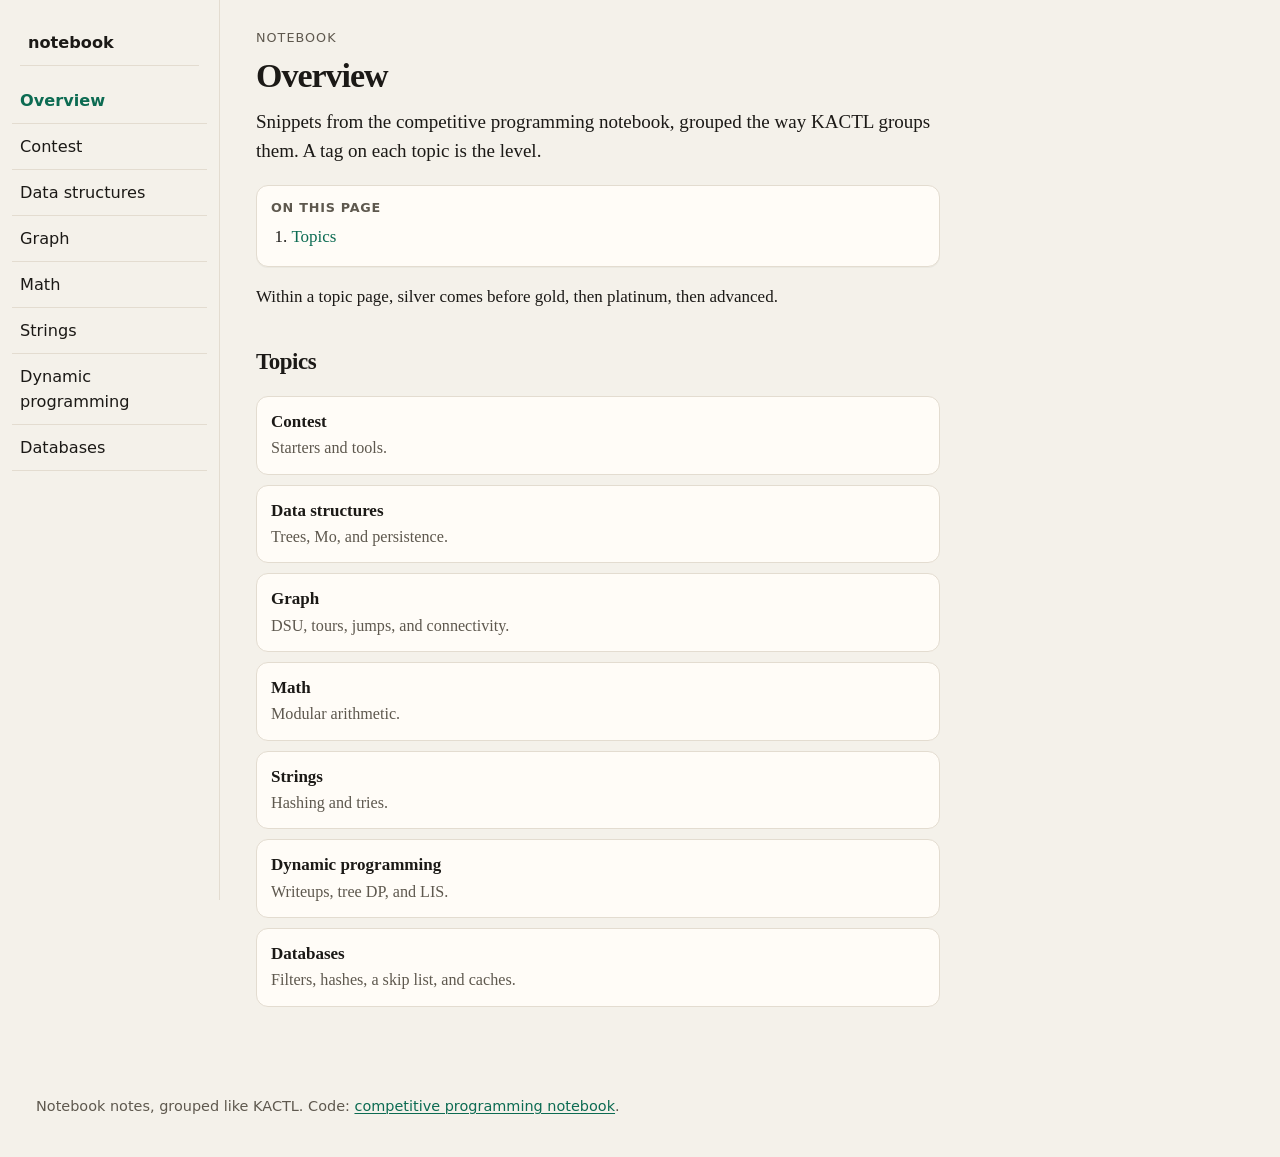
<file: index.html>
<!DOCTYPE html>
<html lang="en">
<head>
<meta charset="utf-8">
<meta name="viewport" content="width=device-width, initial-scale=1">
<title>Overview — notebook</title>
<meta name="description" content="Competitive programming templates grouped by topic, with a level tag on each one.">
<link rel="stylesheet" href="style.css">
</head>
<body>
<a class="skip" href="#content">Skip to content</a>
<header class="top">
  <a class="brand" href="index.html">notebook</a>
  <label class="nav-button" for="nav-toggle">Menu</label>
</header>
<input id="nav-toggle" class="nav-toggle" type="checkbox">
<div class="layout">
<nav class="nav">
<a class="brand-desk" href="index.html">notebook</a><a href="index.html" aria-current="page">Overview</a><a href="contest.html">Contest</a><a href="data-structures.html">Data structures</a><a href="graph.html">Graph</a><a href="math.html">Math</a><a href="strings.html">Strings</a><a href="dynamic-programming.html">Dynamic programming</a><a href="databases.html">Databases</a>
</nav>
<main id="content">
<p class="kicker">Notebook</p>
<h1>Overview</h1>
<p class="lede">Snippets from the competitive programming notebook, grouped the way KACTL groups them. A tag on each topic is the level.</p>

<nav class="toc"><strong>On this page</strong><ol><li><a href="#topics">Topics</a></li></ol></nav>
<p>Within a topic page, silver comes before gold, then platinum, then advanced.</p>
<h2 id="topics">Topics</h2>
<div class="cards">
<a class="card" href="contest.html"><strong>Contest</strong><span>Starters and tools.</span></a>
<a class="card" href="data-structures.html"><strong>Data structures</strong><span>Trees, Mo, and persistence.</span></a>
<a class="card" href="graph.html"><strong>Graph</strong><span>DSU, tours, jumps, and connectivity.</span></a>
<a class="card" href="math.html"><strong>Math</strong><span>Modular arithmetic.</span></a>
<a class="card" href="strings.html"><strong>Strings</strong><span>Hashing and tries.</span></a>
<a class="card" href="dynamic-programming.html"><strong>Dynamic programming</strong><span>Writeups, tree DP, and LIS.</span></a>
<a class="card" href="databases.html"><strong>Databases</strong><span>Filters, hashes, a skip list, and caches.</span></a>
</div>

</main>
</div>
<footer class="site">Notebook notes, grouped like KACTL. Code: <a href="https://github.com/lamng3/competitive-programming-notebook">competitive programming notebook</a>.</footer>
</body>
</html>
</file>
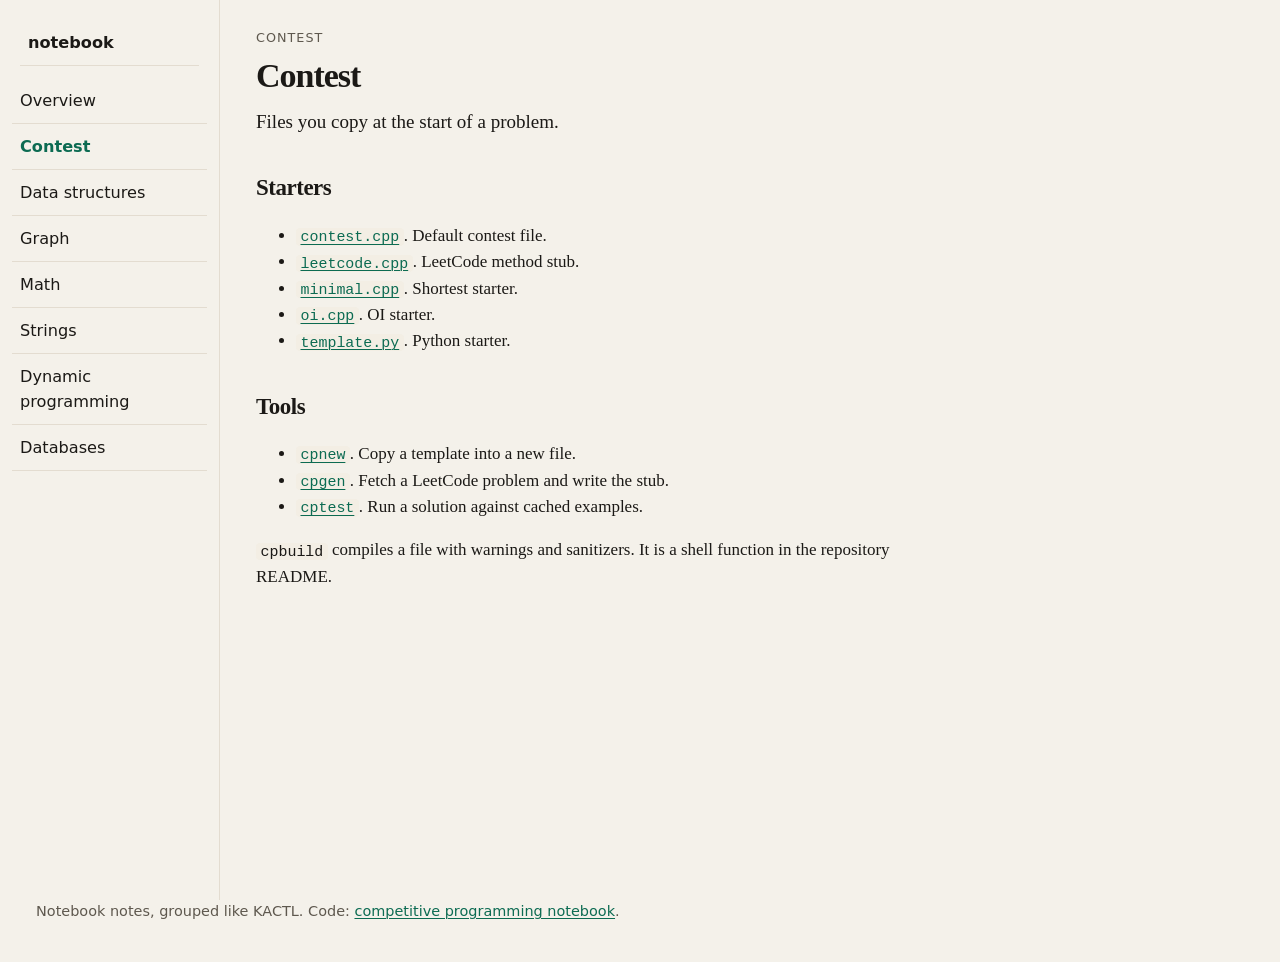
<file: contest.html>
<!DOCTYPE html>
<html lang="en">
<head>
<meta charset="utf-8">
<meta name="viewport" content="width=device-width, initial-scale=1">
<title>Contest — notebook</title>
<meta name="description" content="Starters and the cpnew, cpgen, and cptest tools.">
<link rel="stylesheet" href="style.css">
</head>
<body>
<a class="skip" href="#content">Skip to content</a>
<header class="top">
  <a class="brand" href="index.html">notebook</a>
  <label class="nav-button" for="nav-toggle">Menu</label>
</header>
<input id="nav-toggle" class="nav-toggle" type="checkbox">
<div class="layout">
<nav class="nav">
<a class="brand-desk" href="index.html">notebook</a><a href="index.html">Overview</a><a href="contest.html" aria-current="page">Contest</a><a href="data-structures.html">Data structures</a><a href="graph.html">Graph</a><a href="math.html">Math</a><a href="strings.html">Strings</a><a href="dynamic-programming.html">Dynamic programming</a><a href="databases.html">Databases</a>
</nav>
<main id="content">
<p class="kicker">contest</p>
<h1>Contest</h1>
<p class="lede">Files you copy at the start of a problem.</p>
<h2>Starters</h2>
<ul>
<li><a href="https://github.com/lamng3/competitive-programming-notebook/blob/main/templates/contest.cpp"><code>contest.cpp</code></a>. Default contest file.</li>
<li><a href="https://github.com/lamng3/competitive-programming-notebook/blob/main/templates/leetcode.cpp"><code>leetcode.cpp</code></a>. LeetCode method stub.</li>
<li><a href="https://github.com/lamng3/competitive-programming-notebook/blob/main/templates/minimal.cpp"><code>minimal.cpp</code></a>. Shortest starter.</li>
<li><a href="https://github.com/lamng3/competitive-programming-notebook/blob/main/templates/oi.cpp"><code>oi.cpp</code></a>. OI starter.</li>
<li><a href="https://github.com/lamng3/competitive-programming-notebook/blob/main/python/template.py"><code>template.py</code></a>. Python starter.</li>
</ul>
<h2>Tools</h2>
<ul>
<li><a href="https://github.com/lamng3/competitive-programming-notebook/blob/main/tools/cpnew.py"><code>cpnew</code></a>. Copy a template into a new file.</li>
<li><a href="https://github.com/lamng3/competitive-programming-notebook/blob/main/tools/cpgen.py"><code>cpgen</code></a>. Fetch a LeetCode problem and write the stub.</li>
<li><a href="https://github.com/lamng3/competitive-programming-notebook/blob/main/tools/cptest.py"><code>cptest</code></a>. Run a solution against cached examples.</li>
</ul>
<p><code>cpbuild</code> compiles a file with warnings and sanitizers. It is a shell function in the repository README.</p>

</main>
</div>
<footer class="site">Notebook notes, grouped like KACTL. Code: <a href="https://github.com/lamng3/competitive-programming-notebook">competitive programming notebook</a>.</footer>
</body>
</html>
</file>
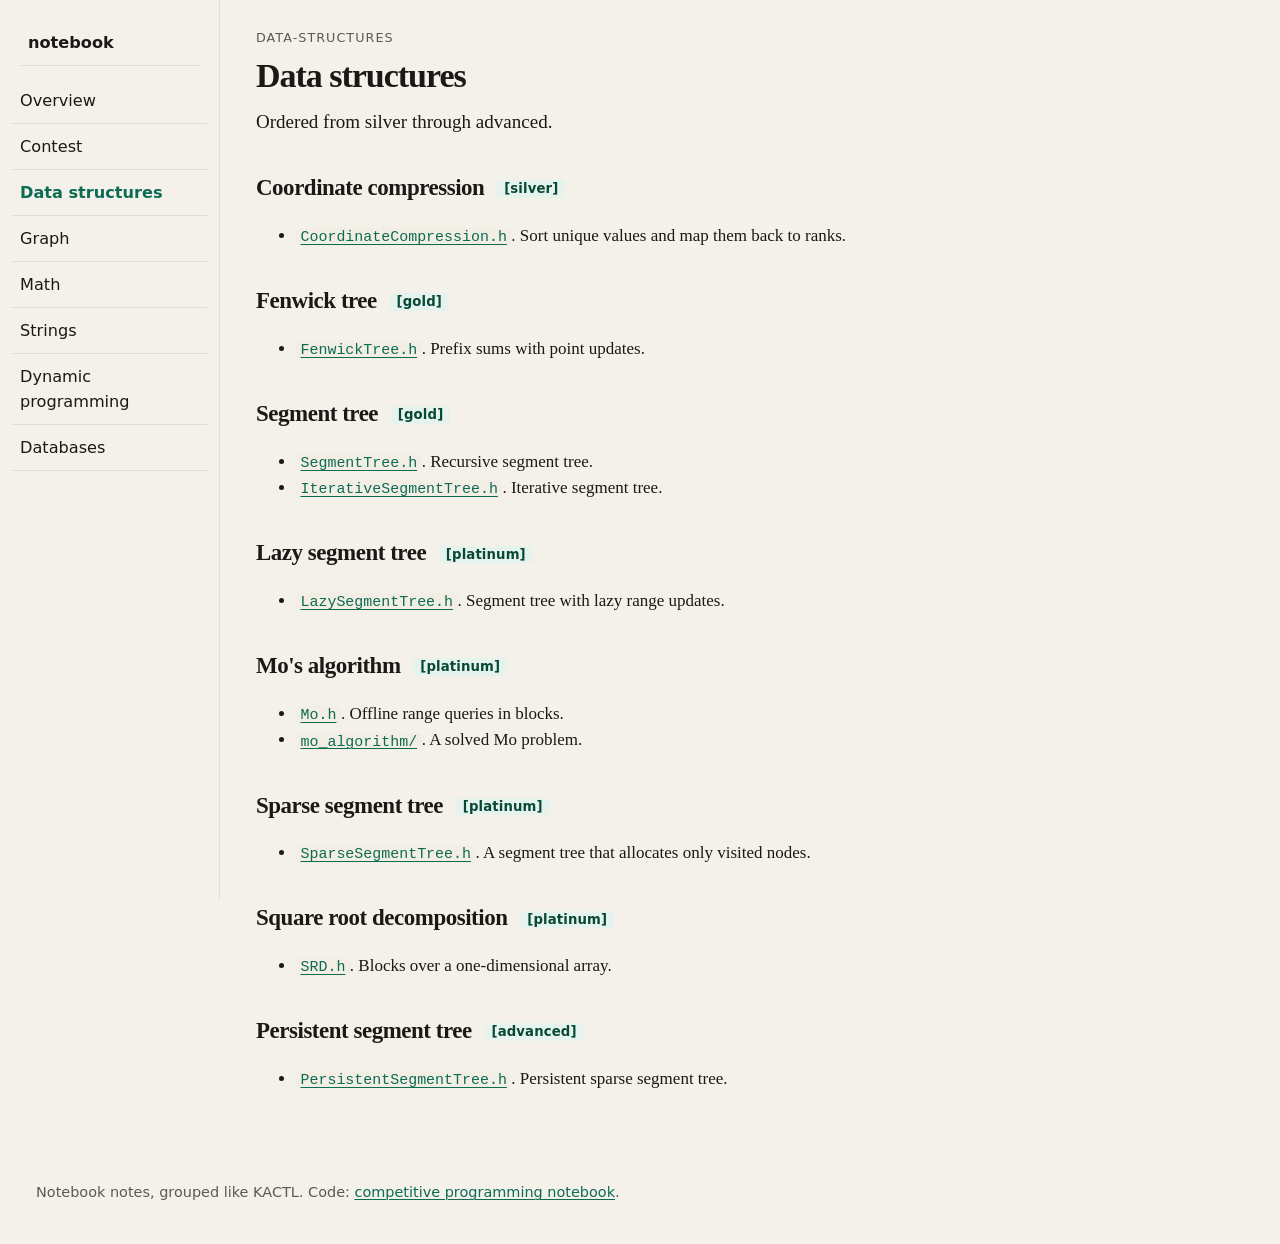
<file: data-structures.html>
<!DOCTYPE html>
<html lang="en">
<head>
<meta charset="utf-8">
<meta name="viewport" content="width=device-width, initial-scale=1">
<title>Data structures — notebook</title>
<meta name="description" content="Range trees, Mo, square root, and persistence.">
<link rel="stylesheet" href="style.css">
</head>
<body>
<a class="skip" href="#content">Skip to content</a>
<header class="top">
  <a class="brand" href="index.html">notebook</a>
  <label class="nav-button" for="nav-toggle">Menu</label>
</header>
<input id="nav-toggle" class="nav-toggle" type="checkbox">
<div class="layout">
<nav class="nav">
<a class="brand-desk" href="index.html">notebook</a><a href="index.html">Overview</a><a href="contest.html">Contest</a><a href="data-structures.html" aria-current="page">Data structures</a><a href="graph.html">Graph</a><a href="math.html">Math</a><a href="strings.html">Strings</a><a href="dynamic-programming.html">Dynamic programming</a><a href="databases.html">Databases</a>
</nav>
<main id="content">
<p class="kicker">data-structures</p>
<h1>Data structures</h1>
<p class="lede">Ordered from silver through advanced.</p>
<h2>Coordinate compression <span class="tag">[silver]</span></h2>
<ul>
<li><a href="https://github.com/lamng3/competitive-programming-notebook/blob/main/notebook/utils/CoordinateCompression.h"><code>CoordinateCompression.h</code></a>. Sort unique values and map them back to ranks.</li>
</ul>
<h2>Fenwick tree <span class="tag">[gold]</span></h2>
<ul>
<li><a href="https://github.com/lamng3/competitive-programming-notebook/blob/main/notebook/data_structures/1d_range_query/FenwickTree.h"><code>FenwickTree.h</code></a>. Prefix sums with point updates.</li>
</ul>
<h2>Segment tree <span class="tag">[gold]</span></h2>
<ul>
<li><a href="https://github.com/lamng3/competitive-programming-notebook/blob/main/notebook/data_structures/1d_range_query/SegmentTree.h"><code>SegmentTree.h</code></a>. Recursive segment tree.</li>
<li><a href="https://github.com/lamng3/competitive-programming-notebook/blob/main/notebook/data_structures/1d_range_query/IterativeSegmentTree.h"><code>IterativeSegmentTree.h</code></a>. Iterative segment tree.</li>
</ul>
<h2>Lazy segment tree <span class="tag">[platinum]</span></h2>
<ul>
<li><a href="https://github.com/lamng3/competitive-programming-notebook/blob/main/notebook/data_structures/rurq/LazySegmentTree.h"><code>LazySegmentTree.h</code></a>. Segment tree with lazy range updates.</li>
</ul>
<h2>Mo's algorithm <span class="tag">[platinum]</span></h2>
<ul>
<li><a href="https://github.com/lamng3/competitive-programming-notebook/blob/main/notebook/data_structures/1d_range_query/Mo.h"><code>Mo.h</code></a>. Offline range queries in blocks.</li>
<li><a href="https://github.com/lamng3/competitive-programming-notebook/blob/main/contests/leetcode/solve/mo_algorithm"><code>mo_algorithm/</code></a>. A solved Mo problem.</li>
</ul>
<h2>Sparse segment tree <span class="tag">[platinum]</span></h2>
<ul>
<li><a href="https://github.com/lamng3/competitive-programming-notebook/blob/main/notebook/data_structures/rurq/SparseSegmentTree.h"><code>SparseSegmentTree.h</code></a>. A segment tree that allocates only visited nodes.</li>
</ul>
<h2>Square root decomposition <span class="tag">[platinum]</span></h2>
<ul>
<li><a href="https://github.com/lamng3/competitive-programming-notebook/blob/main/notebook/data_structures/1d_range_query/SRD.h"><code>SRD.h</code></a>. Blocks over a one-dimensional array.</li>
</ul>
<h2>Persistent segment tree <span class="tag">[advanced]</span></h2>
<ul>
<li><a href="https://github.com/lamng3/competitive-programming-notebook/blob/main/notebook/data_structures/rurq/PersistentSegmentTree.h"><code>PersistentSegmentTree.h</code></a>. Persistent sparse segment tree.</li>
</ul>

</main>
</div>
<footer class="site">Notebook notes, grouped like KACTL. Code: <a href="https://github.com/lamng3/competitive-programming-notebook">competitive programming notebook</a>.</footer>
</body>
</html>
</file>
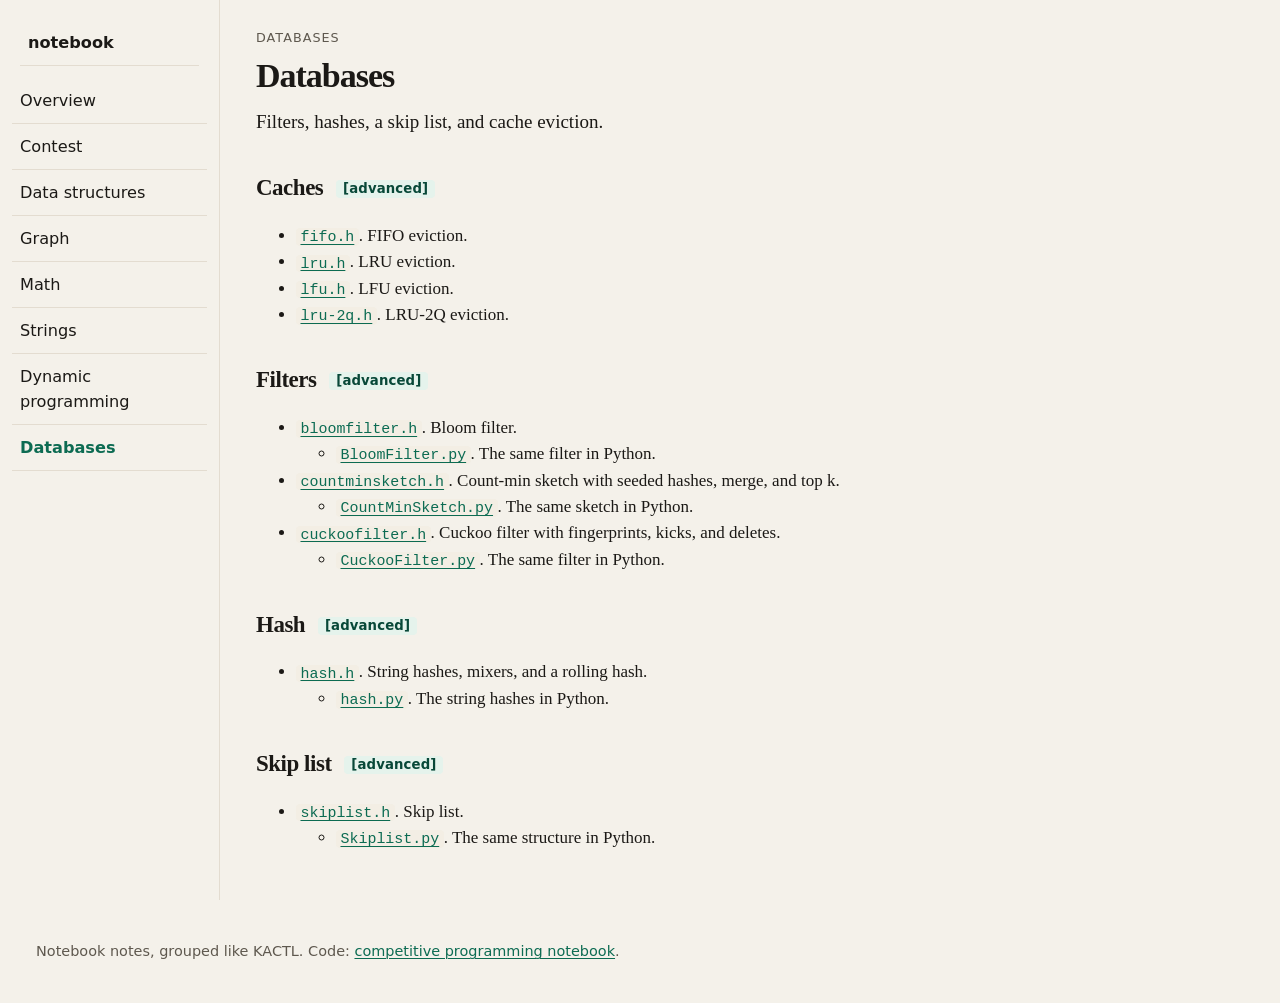
<file: databases.html>
<!DOCTYPE html>
<html lang="en">
<head>
<meta charset="utf-8">
<meta name="viewport" content="width=device-width, initial-scale=1">
<title>Databases — notebook</title>
<meta name="description" content="Bloom and cuckoo filters, hashes, a skip list, and cache eviction.">
<link rel="stylesheet" href="style.css">
</head>
<body>
<a class="skip" href="#content">Skip to content</a>
<header class="top">
  <a class="brand" href="index.html">notebook</a>
  <label class="nav-button" for="nav-toggle">Menu</label>
</header>
<input id="nav-toggle" class="nav-toggle" type="checkbox">
<div class="layout">
<nav class="nav">
<a class="brand-desk" href="index.html">notebook</a><a href="index.html">Overview</a><a href="contest.html">Contest</a><a href="data-structures.html">Data structures</a><a href="graph.html">Graph</a><a href="math.html">Math</a><a href="strings.html">Strings</a><a href="dynamic-programming.html">Dynamic programming</a><a href="databases.html" aria-current="page">Databases</a>
</nav>
<main id="content">
<p class="kicker">databases</p>
<h1>Databases</h1>
<p class="lede">Filters, hashes, a skip list, and cache eviction.</p>
<h2>Caches <span class="tag">[advanced]</span></h2>
<ul>
<li><a href="https://github.com/lamng3/competitive-programming-notebook/blob/main/notebook/databases/eviction/fifo.h"><code>fifo.h</code></a>. FIFO eviction.</li>
<li><a href="https://github.com/lamng3/competitive-programming-notebook/blob/main/notebook/databases/eviction/lru.h"><code>lru.h</code></a>. LRU eviction.</li>
<li><a href="https://github.com/lamng3/competitive-programming-notebook/blob/main/notebook/databases/eviction/lfu.h"><code>lfu.h</code></a>. LFU eviction.</li>
<li><a href="https://github.com/lamng3/competitive-programming-notebook/blob/main/notebook/databases/eviction/lru-2q.h"><code>lru-2q.h</code></a>. LRU-2Q eviction.</li>
</ul>
<h2>Filters <span class="tag">[advanced]</span></h2>
<ul>
<li><a href="https://github.com/lamng3/competitive-programming-notebook/blob/main/notebook/databases/data_structures/bloomfilter.h"><code>bloomfilter.h</code></a>. Bloom filter.
<ul>
<li><a href="https://github.com/lamng3/competitive-programming-notebook/blob/main/python/databases/data_structures/BloomFilter.py"><code>BloomFilter.py</code></a>. The same filter in Python.</li>
</ul>
</li>
<li><a href="https://github.com/lamng3/competitive-programming-notebook/blob/main/notebook/databases/data_structures/countminsketch.h"><code>countminsketch.h</code></a>. Count-min sketch with seeded hashes, merge, and top k.
<ul>
<li><a href="https://github.com/lamng3/competitive-programming-notebook/blob/main/python/databases/data_structures/CountMinSketch.py"><code>CountMinSketch.py</code></a>. The same sketch in Python.</li>
</ul>
</li>
<li><a href="https://github.com/lamng3/competitive-programming-notebook/blob/main/notebook/databases/data_structures/cuckoofilter.h"><code>cuckoofilter.h</code></a>. Cuckoo filter with fingerprints, kicks, and deletes.
<ul>
<li><a href="https://github.com/lamng3/competitive-programming-notebook/blob/main/python/databases/data_structures/CuckooFilter.py"><code>CuckooFilter.py</code></a>. The same filter in Python.</li>
</ul>
</li>
</ul>
<h2>Hash <span class="tag">[advanced]</span></h2>
<ul>
<li><a href="https://github.com/lamng3/competitive-programming-notebook/blob/main/notebook/databases/data_structures/utils/hash.h"><code>hash.h</code></a>. String hashes, mixers, and a rolling hash.
<ul>
<li><a href="https://github.com/lamng3/competitive-programming-notebook/blob/main/python/databases/data_structures/utils/hash.py"><code>hash.py</code></a>. The string hashes in Python.</li>
</ul>
</li>
</ul>
<h2>Skip list <span class="tag">[advanced]</span></h2>
<ul>
<li><a href="https://github.com/lamng3/competitive-programming-notebook/blob/main/notebook/databases/data_structures/skiplist.h"><code>skiplist.h</code></a>. Skip list.
<ul>
<li><a href="https://github.com/lamng3/competitive-programming-notebook/blob/main/python/databases/data_structures/Skiplist.py"><code>Skiplist.py</code></a>. The same structure in Python.</li>
</ul>
</li>
</ul>

</main>
</div>
<footer class="site">Notebook notes, grouped like KACTL. Code: <a href="https://github.com/lamng3/competitive-programming-notebook">competitive programming notebook</a>.</footer>
</body>
</html>
</file>
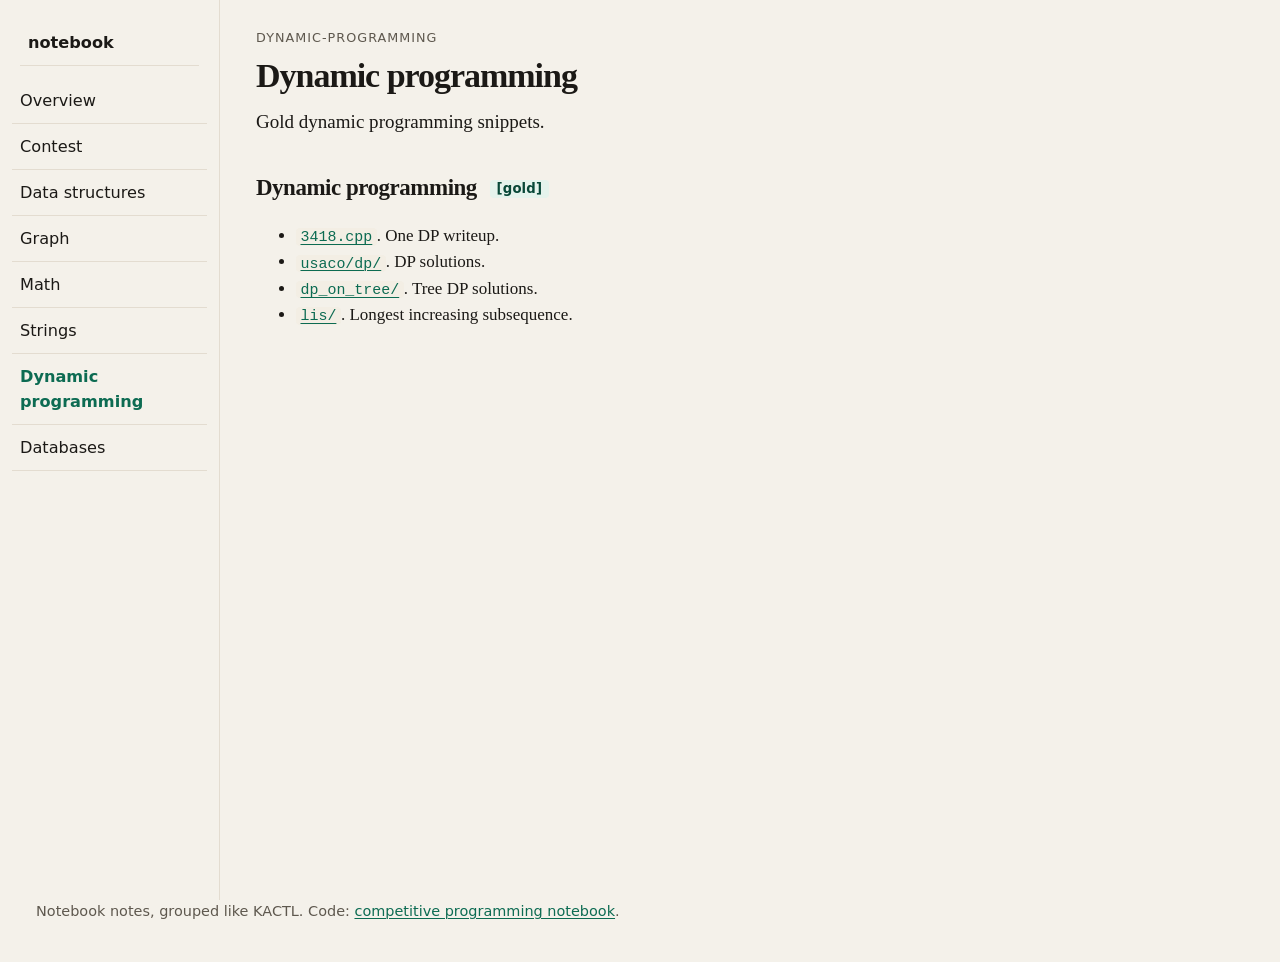
<file: dynamic-programming.html>
<!DOCTYPE html>
<html lang="en">
<head>
<meta charset="utf-8">
<meta name="viewport" content="width=device-width, initial-scale=1">
<title>Dynamic programming — notebook</title>
<meta name="description" content="DP writeups, tree DP, and longest increasing subsequence.">
<link rel="stylesheet" href="style.css">
</head>
<body>
<a class="skip" href="#content">Skip to content</a>
<header class="top">
  <a class="brand" href="index.html">notebook</a>
  <label class="nav-button" for="nav-toggle">Menu</label>
</header>
<input id="nav-toggle" class="nav-toggle" type="checkbox">
<div class="layout">
<nav class="nav">
<a class="brand-desk" href="index.html">notebook</a><a href="index.html">Overview</a><a href="contest.html">Contest</a><a href="data-structures.html">Data structures</a><a href="graph.html">Graph</a><a href="math.html">Math</a><a href="strings.html">Strings</a><a href="dynamic-programming.html" aria-current="page">Dynamic programming</a><a href="databases.html">Databases</a>
</nav>
<main id="content">
<p class="kicker">dynamic-programming</p>
<h1>Dynamic programming</h1>
<p class="lede">Gold dynamic programming snippets.</p>
<h2>Dynamic programming <span class="tag">[gold]</span></h2>
<ul>
<li><a href="https://github.com/lamng3/competitive-programming-notebook/blob/main/notebook/examples/dynamic_programming/3418.cpp"><code>3418.cpp</code></a>. One DP writeup.</li>
<li><a href="https://github.com/lamng3/competitive-programming-notebook/blob/main/contests/usaco/dp"><code>usaco/dp/</code></a>. DP solutions.</li>
<li><a href="https://github.com/lamng3/competitive-programming-notebook/blob/main/contests/leetcode/solve/dp_on_tree"><code>dp_on_tree/</code></a>. Tree DP solutions.</li>
<li><a href="https://github.com/lamng3/competitive-programming-notebook/blob/main/contests/leetcode/solve/lis"><code>lis/</code></a>. Longest increasing subsequence.</li>
</ul>

</main>
</div>
<footer class="site">Notebook notes, grouped like KACTL. Code: <a href="https://github.com/lamng3/competitive-programming-notebook">competitive programming notebook</a>.</footer>
</body>
</html>
</file>
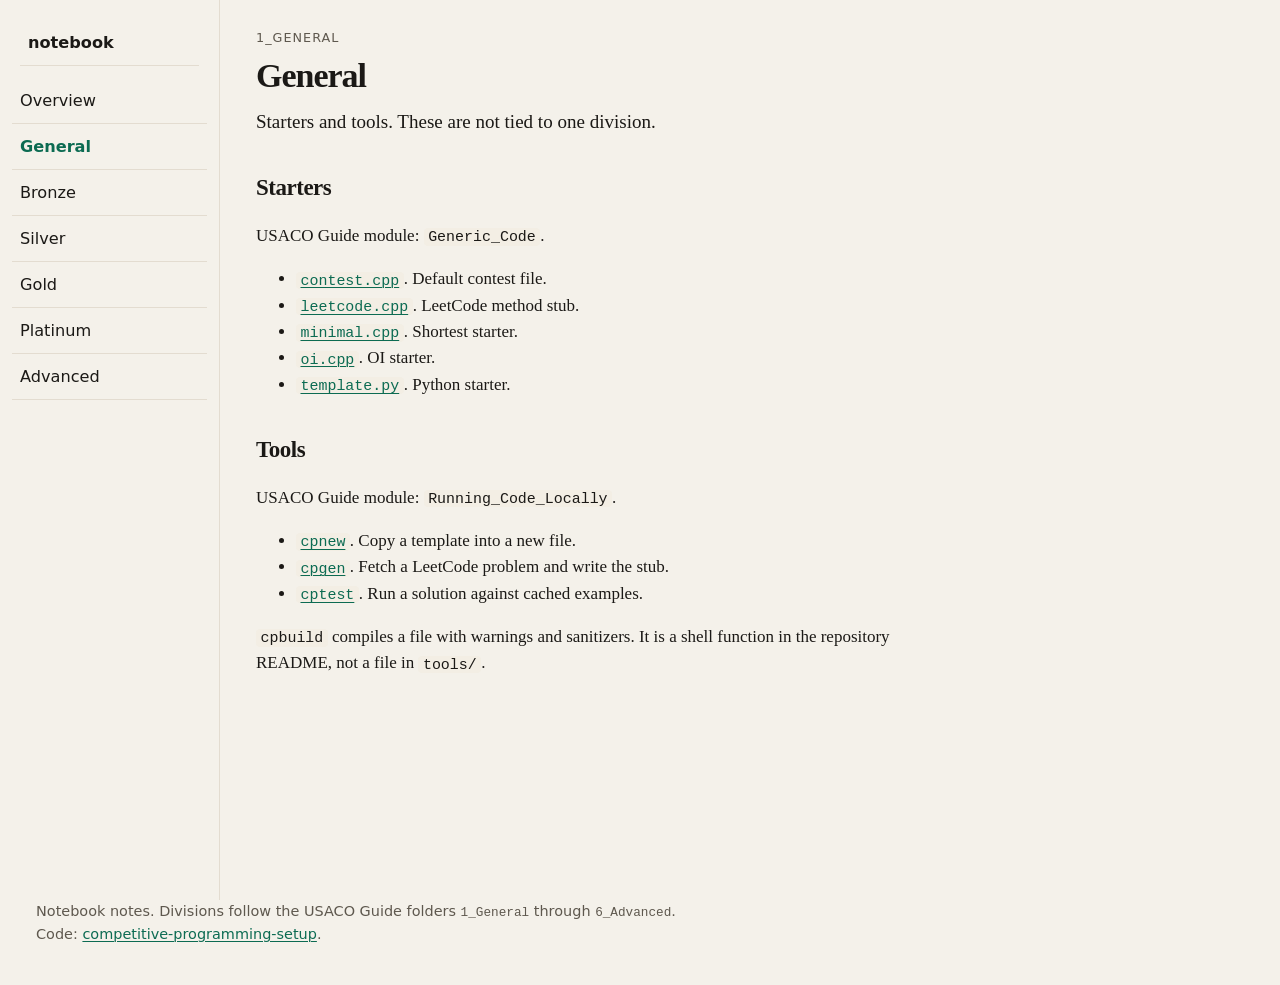
<file: general.html>
<!DOCTYPE html>
<html lang="en">
<head>
<meta charset="utf-8">
<meta name="viewport" content="width=device-width, initial-scale=1">
<title>General — notebook</title>
<meta name="description" content="Contest starters and the cpnew, cpgen, and cptest tools.">
<link rel="stylesheet" href="style.css">
</head>
<body>
<a class="skip" href="#content">Skip to content</a>
<header class="top">
  <a class="brand" href="index.html">notebook</a>
  <label class="nav-button" for="nav-toggle">Menu</label>
</header>
<input id="nav-toggle" class="nav-toggle" type="checkbox">
<div class="layout">
<nav class="nav">
<a class="brand-desk" href="index.html">notebook</a><a href="index.html">Overview</a><a href="general.html" aria-current="page">General</a><a href="bronze.html">Bronze</a><a href="silver.html">Silver</a><a href="gold.html">Gold</a><a href="plat.html">Platinum</a><a href="advanced.html">Advanced</a>
</nav>
<main id="content">
<p class="kicker">1_General</p>
<h1>General</h1>
<p class="lede">Starters and tools. These are not tied to one division.</p>
<h2>Starters</h2>
<p>USACO Guide module: <code>Generic_Code</code>.</p>
<ul>
<li><a href="https://github.com/lamng3/competitive-programming-setup/blob/main/templates/contest.cpp"><code>contest.cpp</code></a>. Default contest file.</li>
<li><a href="https://github.com/lamng3/competitive-programming-setup/blob/main/templates/leetcode.cpp"><code>leetcode.cpp</code></a>. LeetCode method stub.</li>
<li><a href="https://github.com/lamng3/competitive-programming-setup/blob/main/templates/minimal.cpp"><code>minimal.cpp</code></a>. Shortest starter.</li>
<li><a href="https://github.com/lamng3/competitive-programming-setup/blob/main/templates/oi.cpp"><code>oi.cpp</code></a>. OI starter.</li>
<li><a href="https://github.com/lamng3/competitive-programming-setup/blob/main/python/template.py"><code>template.py</code></a>. Python starter.</li>
</ul>
<h2>Tools</h2>
<p>USACO Guide module: <code>Running_Code_Locally</code>.</p>
<ul>
<li><a href="https://github.com/lamng3/competitive-programming-setup/blob/main/tools/cpnew.py"><code>cpnew</code></a>. Copy a template into a new file.</li>
<li><a href="https://github.com/lamng3/competitive-programming-setup/blob/main/tools/cpgen.py"><code>cpgen</code></a>. Fetch a LeetCode problem and write the stub.</li>
<li><a href="https://github.com/lamng3/competitive-programming-setup/blob/main/tools/cptest.py"><code>cptest</code></a>. Run a solution against cached examples.</li>
</ul>
<p><code>cpbuild</code> compiles a file with warnings and sanitizers. It is a shell function in the repository README, not a file in <code>tools/</code>.</p>
</main>
</div>
<footer class="site">Notebook notes. Divisions follow the USACO Guide folders <code>1_General</code> through <code>6_Advanced</code>. Code: <a href="https://github.com/lamng3/competitive-programming-setup">competitive-programming-setup</a>.</footer>
</body>
</html>
</file>
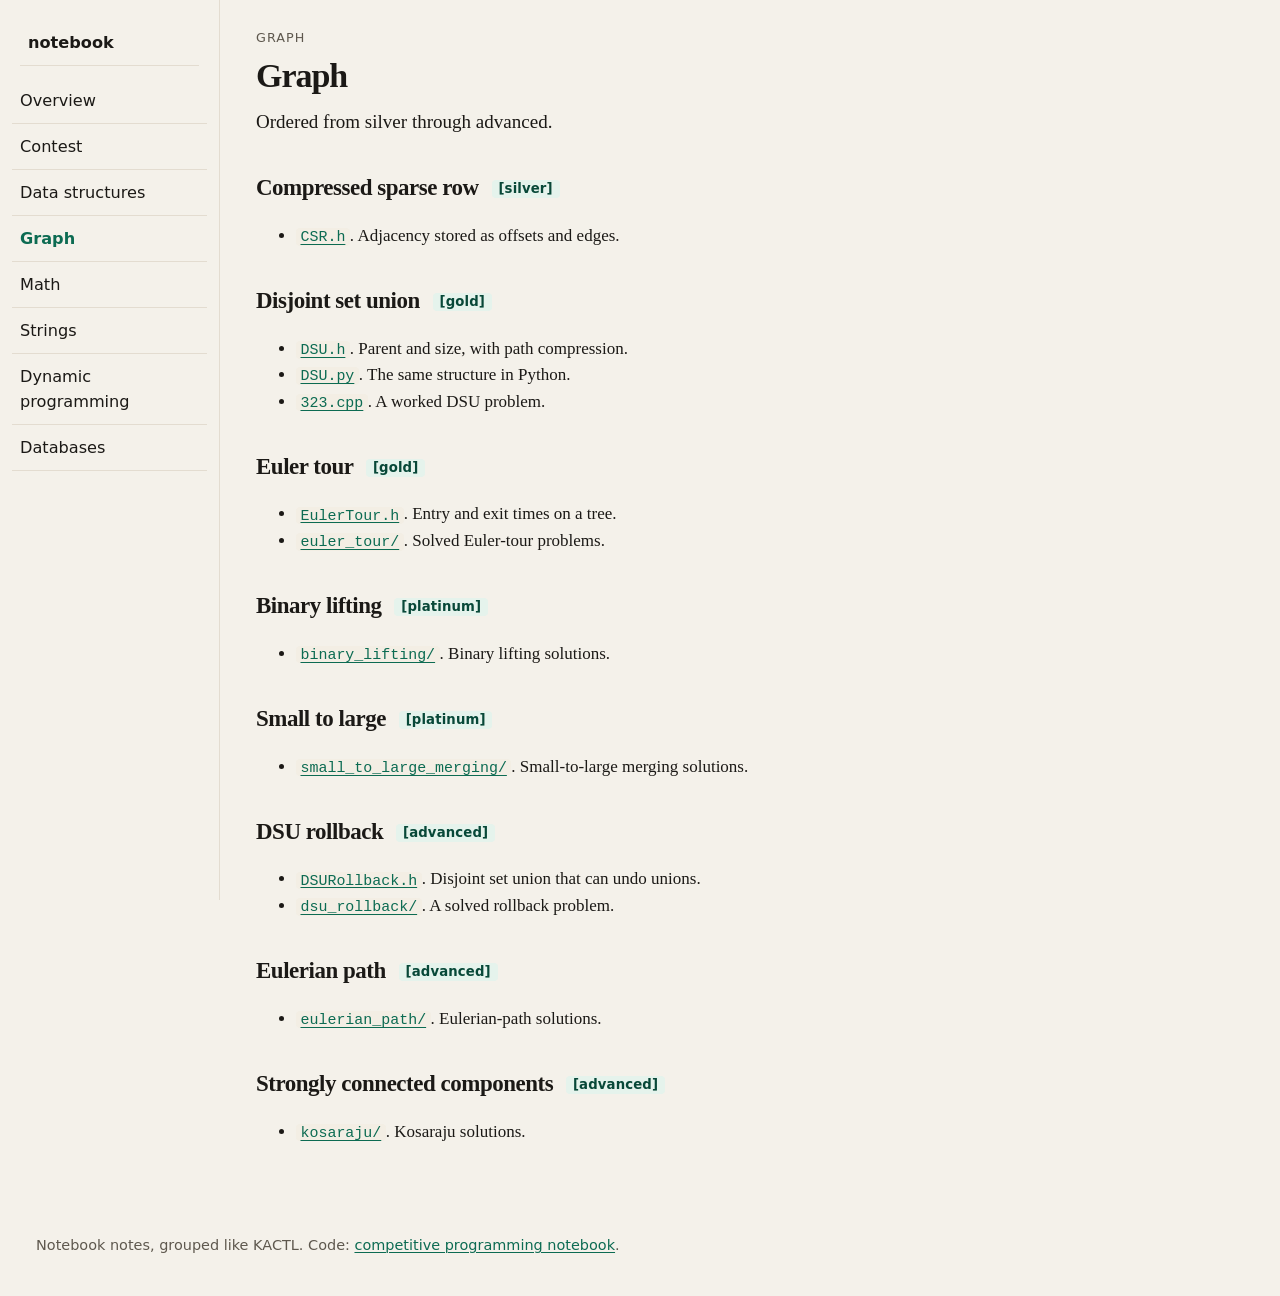
<file: graph.html>
<!DOCTYPE html>
<html lang="en">
<head>
<meta charset="utf-8">
<meta name="viewport" content="width=device-width, initial-scale=1">
<title>Graph — notebook</title>
<meta name="description" content="Adjacency, DSU, tree tours, jumps, and connectivity.">
<link rel="stylesheet" href="style.css">
</head>
<body>
<a class="skip" href="#content">Skip to content</a>
<header class="top">
  <a class="brand" href="index.html">notebook</a>
  <label class="nav-button" for="nav-toggle">Menu</label>
</header>
<input id="nav-toggle" class="nav-toggle" type="checkbox">
<div class="layout">
<nav class="nav">
<a class="brand-desk" href="index.html">notebook</a><a href="index.html">Overview</a><a href="contest.html">Contest</a><a href="data-structures.html">Data structures</a><a href="graph.html" aria-current="page">Graph</a><a href="math.html">Math</a><a href="strings.html">Strings</a><a href="dynamic-programming.html">Dynamic programming</a><a href="databases.html">Databases</a>
</nav>
<main id="content">
<p class="kicker">graph</p>
<h1>Graph</h1>
<p class="lede">Ordered from silver through advanced.</p>
<h2>Compressed sparse row <span class="tag">[silver]</span></h2>
<ul>
<li><a href="https://github.com/lamng3/competitive-programming-notebook/blob/main/notebook/data_structures/compress/CSR.h"><code>CSR.h</code></a>. Adjacency stored as offsets and edges.</li>
</ul>
<h2>Disjoint set union <span class="tag">[gold]</span></h2>
<ul>
<li><a href="https://github.com/lamng3/competitive-programming-notebook/blob/main/notebook/graphs/dsu/DSU.h"><code>DSU.h</code></a>. Parent and size, with path compression.</li>
<li><a href="https://github.com/lamng3/competitive-programming-notebook/blob/main/python/graphs/dsu/DSU.py"><code>DSU.py</code></a>. The same structure in Python.</li>
<li><a href="https://github.com/lamng3/competitive-programming-notebook/blob/main/notebook/examples/graphs/dsu/323.cpp"><code>323.cpp</code></a>. A worked DSU problem.</li>
</ul>
<h2>Euler tour <span class="tag">[gold]</span></h2>
<ul>
<li><a href="https://github.com/lamng3/competitive-programming-notebook/blob/main/notebook/trees/euler_tour/EulerTour.h"><code>EulerTour.h</code></a>. Entry and exit times on a tree.</li>
<li><a href="https://github.com/lamng3/competitive-programming-notebook/blob/main/contests/leetcode/solve/euler_tour"><code>euler_tour/</code></a>. Solved Euler-tour problems.</li>
</ul>
<h2>Binary lifting <span class="tag">[platinum]</span></h2>
<ul>
<li><a href="https://github.com/lamng3/competitive-programming-notebook/blob/main/contests/leetcode/solve/binary_lifting"><code>binary_lifting/</code></a>. Binary lifting solutions.</li>
</ul>
<h2>Small to large <span class="tag">[platinum]</span></h2>
<ul>
<li><a href="https://github.com/lamng3/competitive-programming-notebook/blob/main/contests/leetcode/solve/small_to_large_merging"><code>small_to_large_merging/</code></a>. Small-to-large merging solutions.</li>
</ul>
<h2>DSU rollback <span class="tag">[advanced]</span></h2>
<ul>
<li><a href="https://github.com/lamng3/competitive-programming-notebook/blob/main/notebook/graphs/dsu/DSURollback.h"><code>DSURollback.h</code></a>. Disjoint set union that can undo unions.</li>
<li><a href="https://github.com/lamng3/competitive-programming-notebook/blob/main/contests/leetcode/solve/dsu_rollback"><code>dsu_rollback/</code></a>. A solved rollback problem.</li>
</ul>
<h2>Eulerian path <span class="tag">[advanced]</span></h2>
<ul>
<li><a href="https://github.com/lamng3/competitive-programming-notebook/blob/main/contests/leetcode/solve/eulerian_path"><code>eulerian_path/</code></a>. Eulerian-path solutions.</li>
</ul>
<h2>Strongly connected components <span class="tag">[advanced]</span></h2>
<ul>
<li><a href="https://github.com/lamng3/competitive-programming-notebook/blob/main/contests/leetcode/solve/kosaraju"><code>kosaraju/</code></a>. Kosaraju solutions.</li>
</ul>

</main>
</div>
<footer class="site">Notebook notes, grouped like KACTL. Code: <a href="https://github.com/lamng3/competitive-programming-notebook">competitive programming notebook</a>.</footer>
</body>
</html>
</file>
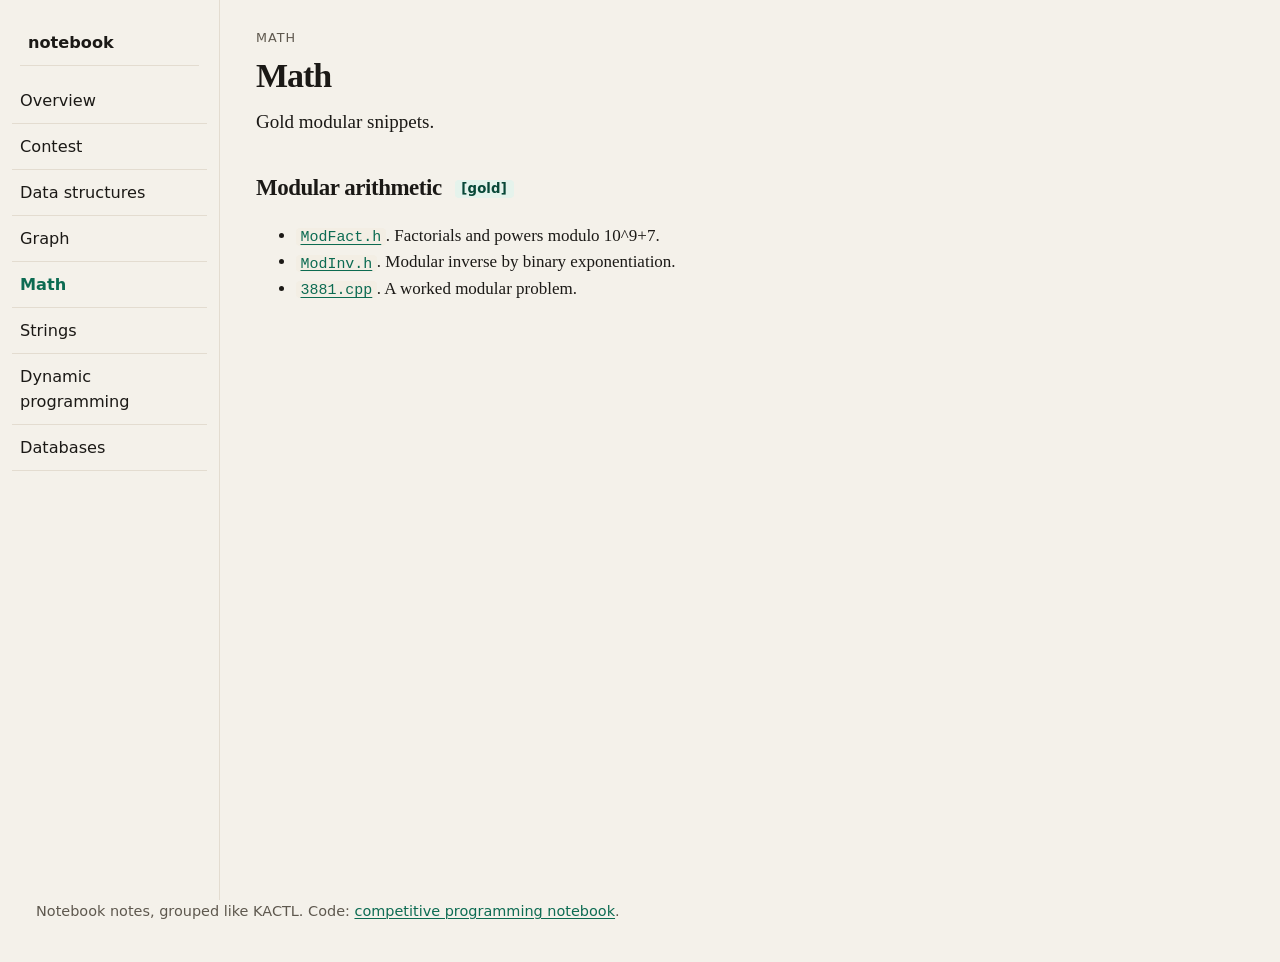
<file: math.html>
<!DOCTYPE html>
<html lang="en">
<head>
<meta charset="utf-8">
<meta name="viewport" content="width=device-width, initial-scale=1">
<title>Math — notebook</title>
<meta name="description" content="Modular factorials and inverses.">
<link rel="stylesheet" href="style.css">
</head>
<body>
<a class="skip" href="#content">Skip to content</a>
<header class="top">
  <a class="brand" href="index.html">notebook</a>
  <label class="nav-button" for="nav-toggle">Menu</label>
</header>
<input id="nav-toggle" class="nav-toggle" type="checkbox">
<div class="layout">
<nav class="nav">
<a class="brand-desk" href="index.html">notebook</a><a href="index.html">Overview</a><a href="contest.html">Contest</a><a href="data-structures.html">Data structures</a><a href="graph.html">Graph</a><a href="math.html" aria-current="page">Math</a><a href="strings.html">Strings</a><a href="dynamic-programming.html">Dynamic programming</a><a href="databases.html">Databases</a>
</nav>
<main id="content">
<p class="kicker">math</p>
<h1>Math</h1>
<p class="lede">Gold modular snippets.</p>
<h2>Modular arithmetic <span class="tag">[gold]</span></h2>
<ul>
<li><a href="https://github.com/lamng3/competitive-programming-notebook/blob/main/notebook/math/modular_arithmetic/ModFact.h"><code>ModFact.h</code></a>. Factorials and powers modulo 10^9+7.</li>
<li><a href="https://github.com/lamng3/competitive-programming-notebook/blob/main/notebook/math/modular_arithmetic/ModInv.h"><code>ModInv.h</code></a>. Modular inverse by binary exponentiation.</li>
<li><a href="https://github.com/lamng3/competitive-programming-notebook/blob/main/notebook/examples/modular_arithmetic/3881.cpp"><code>3881.cpp</code></a>. A worked modular problem.</li>
</ul>

</main>
</div>
<footer class="site">Notebook notes, grouped like KACTL. Code: <a href="https://github.com/lamng3/competitive-programming-notebook">competitive programming notebook</a>.</footer>
</body>
</html>
</file>
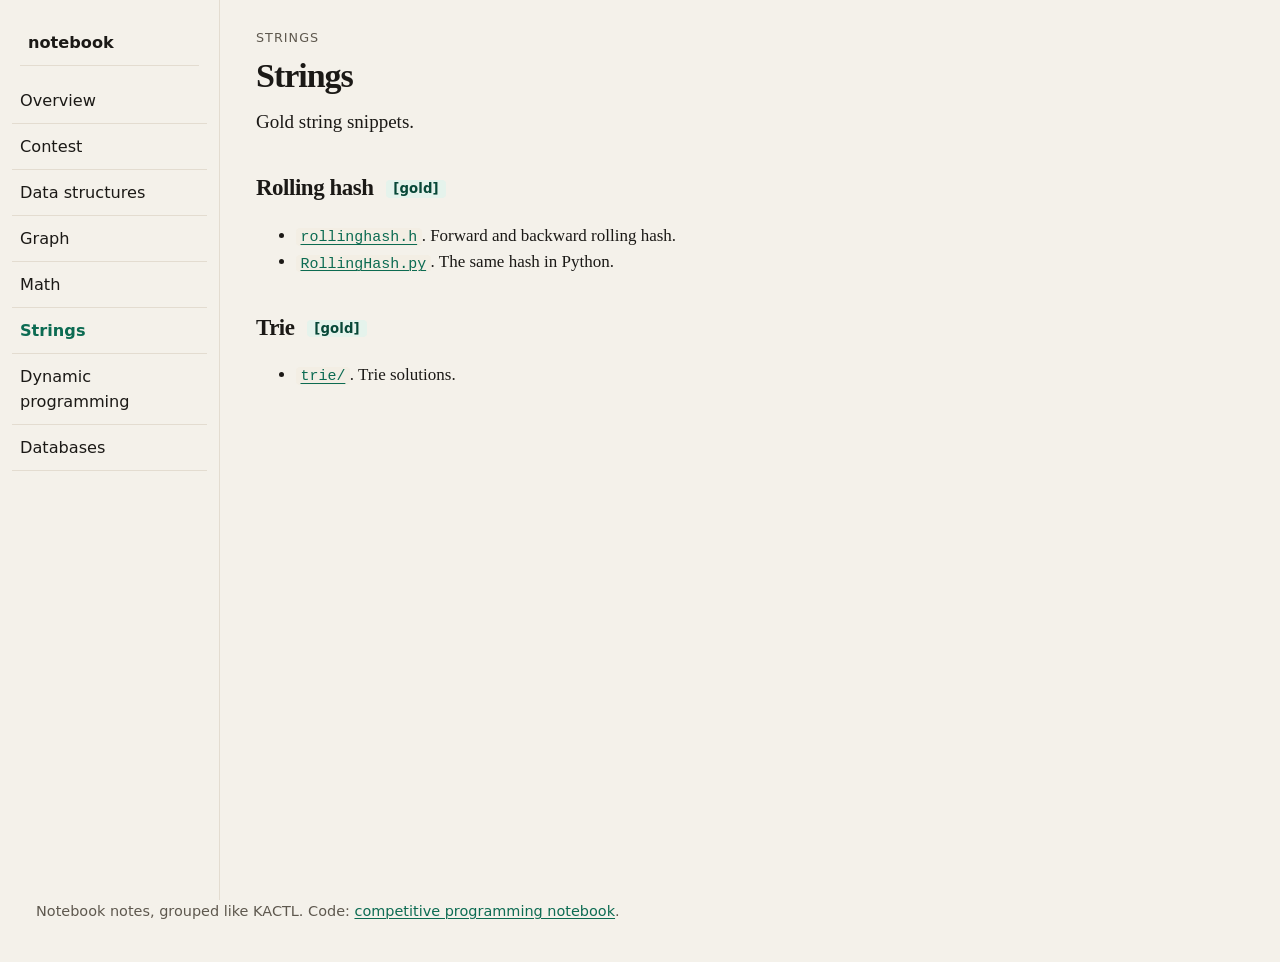
<file: strings.html>
<!DOCTYPE html>
<html lang="en">
<head>
<meta charset="utf-8">
<meta name="viewport" content="width=device-width, initial-scale=1">
<title>Strings — notebook</title>
<meta name="description" content="Rolling hash and trie.">
<link rel="stylesheet" href="style.css">
</head>
<body>
<a class="skip" href="#content">Skip to content</a>
<header class="top">
  <a class="brand" href="index.html">notebook</a>
  <label class="nav-button" for="nav-toggle">Menu</label>
</header>
<input id="nav-toggle" class="nav-toggle" type="checkbox">
<div class="layout">
<nav class="nav">
<a class="brand-desk" href="index.html">notebook</a><a href="index.html">Overview</a><a href="contest.html">Contest</a><a href="data-structures.html">Data structures</a><a href="graph.html">Graph</a><a href="math.html">Math</a><a href="strings.html" aria-current="page">Strings</a><a href="dynamic-programming.html">Dynamic programming</a><a href="databases.html">Databases</a>
</nav>
<main id="content">
<p class="kicker">strings</p>
<h1>Strings</h1>
<p class="lede">Gold string snippets.</p>
<h2>Rolling hash <span class="tag">[gold]</span></h2>
<ul>
<li><a href="https://github.com/lamng3/competitive-programming-notebook/blob/main/notebook/strings/rolling_hash/rollinghash.h"><code>rollinghash.h</code></a>. Forward and backward rolling hash.</li>
<li><a href="https://github.com/lamng3/competitive-programming-notebook/blob/main/python/strings/rolling_hash/RollingHash.py"><code>RollingHash.py</code></a>. The same hash in Python.</li>
</ul>
<h2>Trie <span class="tag">[gold]</span></h2>
<ul>
<li><a href="https://github.com/lamng3/competitive-programming-notebook/blob/main/contests/leetcode/solve/trie"><code>trie/</code></a>. Trie solutions.</li>
</ul>

</main>
</div>
<footer class="site">Notebook notes, grouped like KACTL. Code: <a href="https://github.com/lamng3/competitive-programming-notebook">competitive programming notebook</a>.</footer>
</body>
</html>
</file>
<file: style.css>
:root {
  --bg: #f4f1ea;
  --paper: #fffcf7;
  --ink: #1b1916;
  --muted: #5e584e;
  --line: #e3dcd0;
  --accent: #0c6b52;
  --accent-ink: #084838;
  --today-bg: #e5f3ec;
  --today-ink: #0d4a36;
  --next-bg: #f8efe0;
  --next-ink: #6a4a12;
  --read-bg: #e8eef6;
  --read-ink: #1d3a5f;
  --code: #f3eee4;
  --shadow: 0 1px 0 rgba(28, 25, 21, 0.04);
  font-size: 17px;
}

* { box-sizing: border-box; }

html { scroll-behavior: smooth; }

body {
  margin: 0;
  background: var(--bg);
  color: var(--ink);
  font-family: "Iowan Old Style", "Palatino Linotype", Palatino, Georgia, serif;
  line-height: 1.55;
}

a { color: var(--accent); text-decoration-thickness: 1px; text-underline-offset: 0.15em; }
a:hover { color: var(--accent-ink); }

.skip {
  position: absolute;
  left: -999px;
  top: 0;
}
.skip:focus { left: 8px; top: 8px; background: var(--paper); padding: 8px; z-index: 5; }

.top {
  position: sticky;
  top: 0;
  z-index: 2;
  display: flex;
  align-items: center;
  gap: 12px;
  padding: 12px 16px;
  background: rgba(244, 241, 234, 0.94);
  border-bottom: 1px solid var(--line);
  backdrop-filter: blur(8px);
}

.brand {
  font-family: ui-sans-serif, system-ui, sans-serif;
  font-weight: 700;
  letter-spacing: -0.03em;
  color: var(--ink);
  text-decoration: none;
  font-size: 1.05rem;
}

.nav-toggle { display: none; }

.nav-button {
  margin-left: auto;
  font-family: ui-sans-serif, system-ui, sans-serif;
  font-size: 0.85rem;
  border: 1px solid var(--line);
  background: var(--paper);
  border-radius: 999px;
  padding: 6px 12px;
  cursor: pointer;
}

.nav {
  display: none;
  position: absolute;
  top: 100%;
  left: 0;
  right: 0;
  background: var(--paper);
  border-bottom: 1px solid var(--line);
  padding: 8px 12px 16px;
  max-height: 70vh;
  overflow: auto;
}

.nav a {
  display: block;
  padding: 10px 8px;
  color: var(--ink);
  text-decoration: none;
  font-family: ui-sans-serif, system-ui, sans-serif;
  font-size: 0.95rem;
  border-bottom: 1px solid var(--line);
}

.nav a[aria-current="page"] { color: var(--accent); font-weight: 650; }

@media (max-width: 959px) {
  #nav-toggle:checked ~ .layout .nav {
    display: block;
    position: static;
    max-height: none;
    border-bottom: 1px solid var(--line);
  }
}

.search {
  display: block;
  width: calc(100% - 16px);
  margin: 8px;
  padding: 10px 12px;
  border: 1px solid var(--line);
  border-radius: 10px;
  font: inherit;
  font-family: ui-sans-serif, system-ui, sans-serif;
  font-size: 1rem;
  background: var(--bg);
}

.layout {
  display: block;
}

main {
  max-width: 40rem;
  margin: 0 auto;
  padding: 28px 18px 72px;
}

.kicker {
  font-family: ui-sans-serif, system-ui, sans-serif;
  font-size: 0.75rem;
  letter-spacing: 0.08em;
  text-transform: uppercase;
  color: var(--muted);
  margin: 0 0 8px;
}

h1 {
  font-size: 2rem;
  line-height: 1.15;
  letter-spacing: -0.03em;
  margin: 0 0 12px;
}

.lede { font-size: 1.12rem; margin-top: 0; }

h2 {
  font-size: 1.35rem;
  letter-spacing: -0.02em;
  margin: 2rem 0 0.6rem;
  scroll-margin-top: 72px;
}

h3 {
  font-size: 1.08rem;
  margin: 1.4rem 0 0.4rem;
  scroll-margin-top: 72px;
}

p, li { overflow-wrap: anywhere; }

.toc {
  background: var(--paper);
  border: 1px solid var(--line);
  border-radius: 12px;
  padding: 12px 14px;
  margin: 18px 0 8px;
  box-shadow: var(--shadow);
}

.toc strong {
  display: block;
  font-family: ui-sans-serif, system-ui, sans-serif;
  font-size: 0.75rem;
  letter-spacing: 0.06em;
  text-transform: uppercase;
  color: var(--muted);
  margin-bottom: 6px;
}

.toc ol { margin: 0; padding-left: 1.2rem; }
.toc li { margin: 4px 0; }
.toc a { text-decoration: none; }

.callout {
  border-radius: 12px;
  padding: 12px 14px;
  margin: 14px 0;
}

.callout p:first-child { margin-top: 0; }
.callout p:last-child { margin-bottom: 0; }

.callout .label {
  font-family: ui-sans-serif, system-ui, sans-serif;
  font-size: 0.72rem;
  letter-spacing: 0.08em;
  text-transform: uppercase;
  font-weight: 700;
  display: block;
  margin-bottom: 4px;
}

.callout.today { background: var(--today-bg); color: var(--today-ink); }
.callout.next { background: var(--next-bg); color: var(--next-ink); }
.callout.read { background: var(--read-bg); color: var(--read-ink); }

pre {
  background: var(--code);
  border: 1px solid var(--line);
  border-radius: 12px;
  padding: 12px 14px;
  overflow-x: auto;
  font-size: 0.86rem;
  line-height: 1.45;
}

code {
  font-family: "SF Mono", ui-monospace, Menlo, Consolas, monospace;
  font-size: 0.88em;
}

p code, li code {
  background: var(--code);
  padding: 0.05em 0.3em;
  border-radius: 4px;
}

table {
  width: 100%;
  border-collapse: collapse;
  font-family: ui-sans-serif, system-ui, sans-serif;
  font-size: 0.92rem;
  display: block;
  overflow-x: auto;
}

th, td {
  text-align: left;
  vertical-align: top;
  border-bottom: 1px solid var(--line);
  padding: 8px 10px 8px 0;
}

.cards { display: grid; gap: 10px; margin: 16px 0; }

.card {
  display: block;
  background: var(--paper);
  border: 1px solid var(--line);
  border-radius: 12px;
  padding: 12px 14px;
  text-decoration: none;
  color: inherit;
}

.card strong { display: block; color: var(--ink); }
.card span { color: var(--muted); font-size: 0.95rem; }

.tag {
  font-family: ui-sans-serif, system-ui, sans-serif;
  font-size: 0.78rem;
  letter-spacing: 0.01em;
  font-weight: 650;
  color: var(--accent-ink);
  background: var(--today-bg);
  border-radius: 4px;
  padding: 0.08rem 0.4rem;
  margin-left: 0.45rem;
  vertical-align: middle;
}

footer.site {
  max-width: 40rem;
  margin: 0 auto;
  padding: 0 18px 40px;
  color: var(--muted);
  font-family: ui-sans-serif, system-ui, sans-serif;
  font-size: 0.85rem;
}

#results { list-style: none; padding: 0; }
#results li { margin: 8px 0; }

@media (min-width: 960px) {
  .nav-button { display: none; }
  .layout { display: grid; grid-template-columns: 220px 1fr; }
  .nav {
    display: block;
    position: sticky;
    top: 0;
    height: 100vh;
    max-height: none;
    overflow: auto;
    border-right: 1px solid var(--line);
    border-bottom: 0;
    background: transparent;
    padding: 20px 12px;
  }
  .top { display: none; }
  .nav .brand-desk {
    display: block;
    font-family: ui-sans-serif, system-ui, sans-serif;
    font-weight: 700;
    color: var(--ink);
    text-decoration: none;
    margin: 0 8px 12px;
  }
  main, footer.site { margin: 0; max-width: 44rem; padding-left: 36px; padding-right: 28px; }
  table { display: table; }
}

@media (max-width: 959px) {
  .nav .brand-desk { display: none; }
}
</file>
